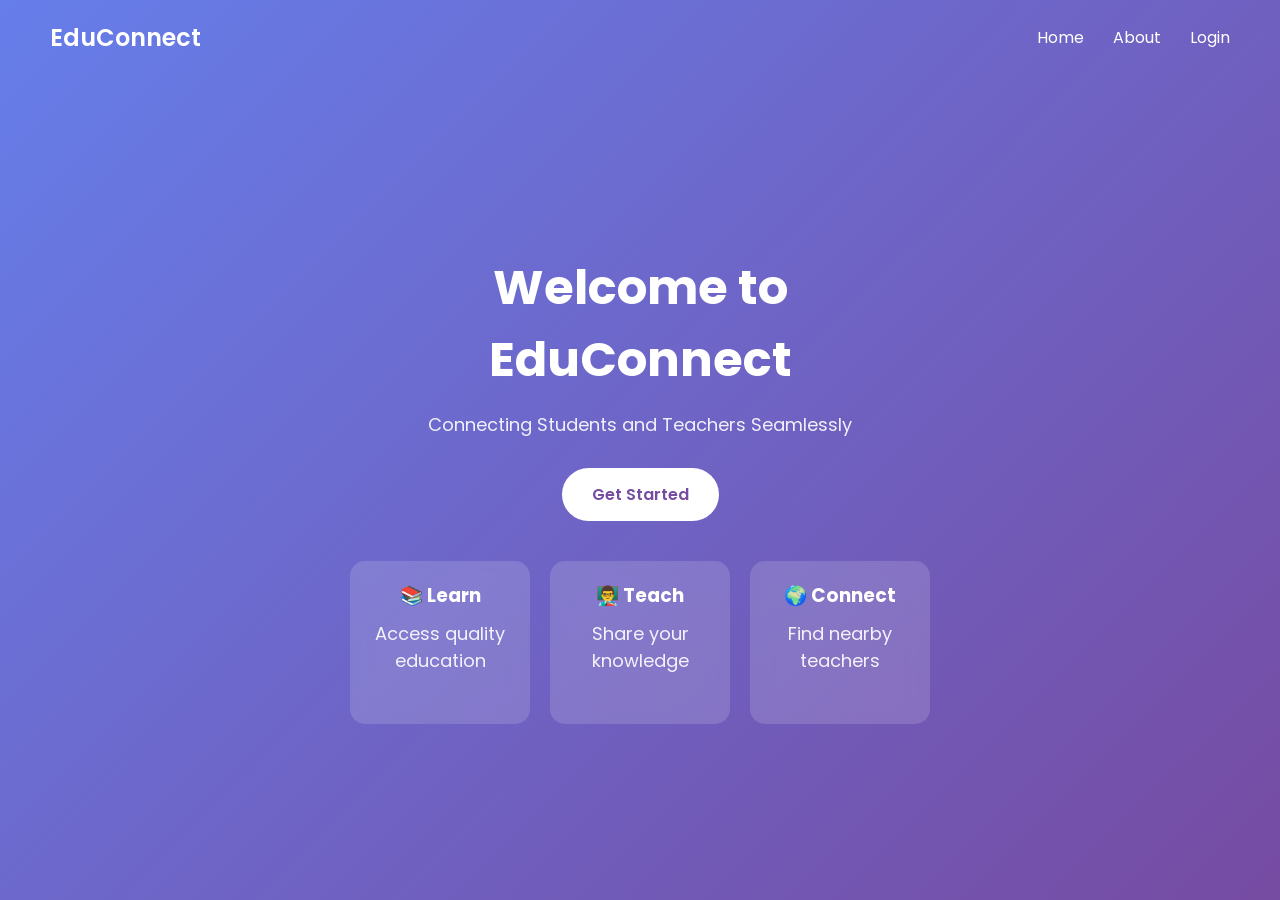
<file: index.html>
<!DOCTYPE html>
<html lang="en">
<head>
    <meta charset="UTF-8">
    <meta name="viewport" content="width=device-width, initial-scale=1.0">
    <title>EduConnect</title>

    <!-- Google Font -->
    <link href="https://fonts.googleapis.com/css2?family=Poppins:wght@300;400;600&display=swap" rel="stylesheet">

    <style>
        * {
            margin: 0;
            padding: 0;
            box-sizing: border-box;
            font-family: 'Poppins', sans-serif;
        }

        body {
            height: 100vh;
            background: linear-gradient(135deg, #667eea, #764ba2);
            display: flex;
            flex-direction: column;
        }

        /* Navbar */
        .navbar {
            display: flex;
            justify-content: space-between;
            align-items: center;
            padding: 20px 50px;
            color: white;
        }

        .logo {
            font-size: 24px;
            font-weight: 600;
        }

        .nav-links a {
            color: white;
            margin-left: 25px;
            text-decoration: none;
            font-weight: 400;
            transition: 0.3s;
        }

        .nav-links a:hover {
            opacity: 0.7;
        }

        /* Hero Section */
        .hero {
            flex: 1;
            display: flex;
            align-items: center;
            justify-content: center;
            text-align: center;
            color: white;
            padding: 20px;
        }

        .hero-content {
            max-width: 600px;
        }

        .hero h1 {
            font-size: 48px;
            margin-bottom: 15px;
        }

        .hero p {
            font-size: 18px;
            margin-bottom: 30px;
            opacity: 0.9;
        }

        .btn-main {
            background: white;
            color: #764ba2;
            padding: 14px 30px;
            border-radius: 30px;
            text-decoration: none;
            font-weight: 600;
            transition: 0.3s;
            display: inline-block;
        }

        .btn-main:hover {
            transform: translateY(-3px);
            box-shadow: 0 8px 20px rgba(0,0,0,0.2);
        }

        /* Optional feature cards */
        .features {
            display: flex;
            justify-content: center;
            gap: 20px;
            margin-top: 40px;
            flex-wrap: wrap;
        }

        .card {
            background: rgba(255, 255, 255, 0.15);
            padding: 20px;
            border-radius: 15px;
            width: 180px;
            backdrop-filter: blur(10px);
        }

        .card h3 {
            margin-bottom: 10px;
        }
    </style>
</head>

<body>

<!-- Navbar -->
<div class="navbar">
    <div class="logo">EduConnect</div>
    <div class="nav-links">
        <a href="#">Home</a>
        <a href="#">About</a>
        <a href="login.html">Login</a>
    </div>
</div>

<!-- Hero Section -->
<section class="hero">
    <div class="hero-content">
        <h1>Welcome to EduConnect</h1>
        <p>Connecting Students and Teachers Seamlessly</p>

        <a href="login.html" class="btn-main">Get Started</a>

        <!-- Feature Cards -->
        <div class="features">
            <div class="card">
                <h3>📚 Learn</h3>
                <p>Access quality education</p>
            </div>

            <div class="card">
                <h3>👨‍🏫 Teach</h3>
                <p>Share your knowledge</p>
            </div>

            <div class="card">
                <h3>🌍 Connect</h3>
                <p>Find nearby teachers</p>
            </div>
        </div>
    </div>
</section>

</body>
</html>
</file>
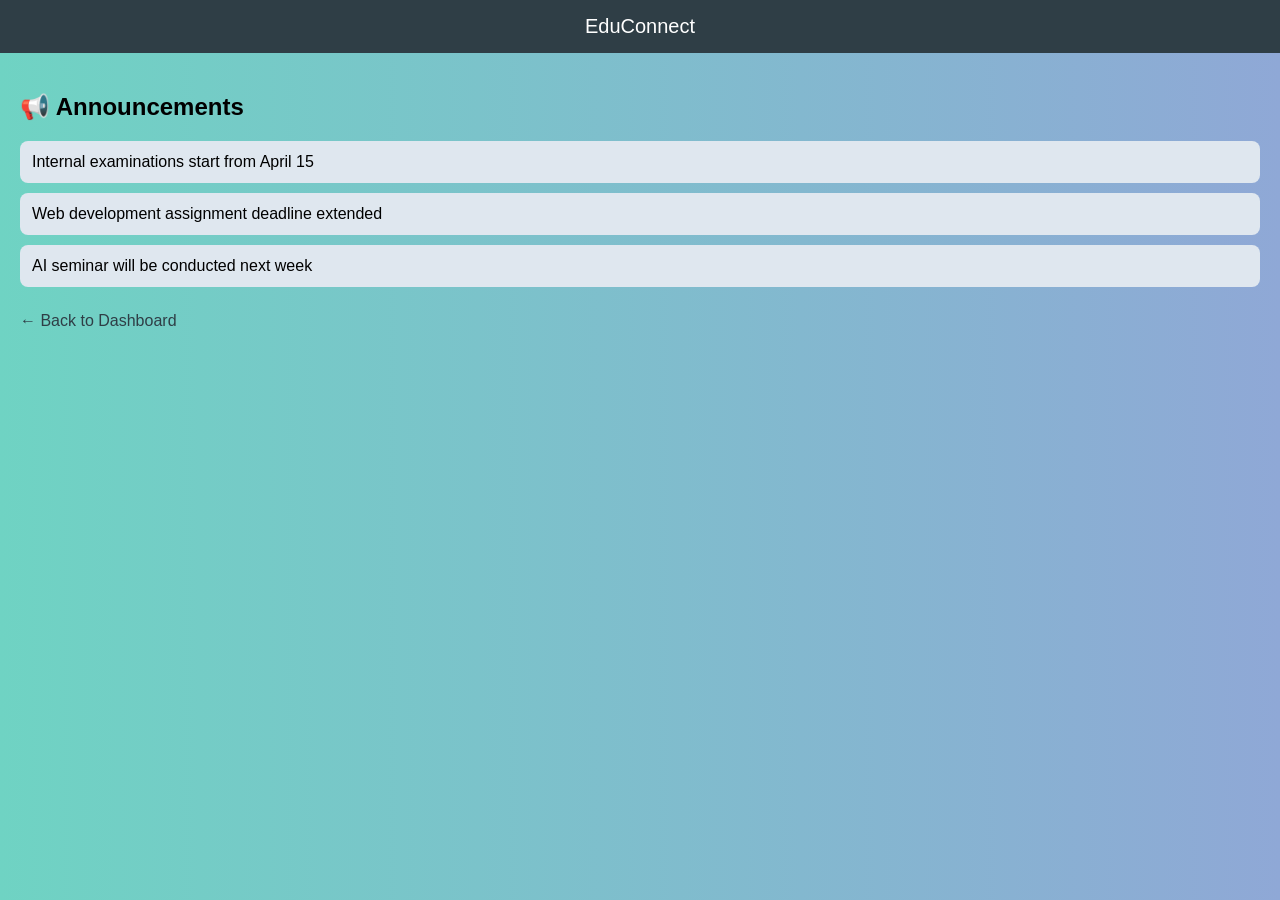
<file: announcement.html>
<!DOCTYPE html>
<html lang="en">
<head>
<meta charset="UTF-8">
<meta name="viewport" content="width=device-width, initial-scale=1.0">
<title>Announcements</title>

<style>
body {
    margin: 0;
    font-family: Arial, sans-serif;
    background: linear-gradient(to right, #6fd3c3, #8fa8d6);
}

.header {
    background: #2f3e46;
    color: white;
    text-align: center;
    padding: 15px;
    font-size: 20px;
}

.container {
    padding: 20px;
}

.announcement-box {
    background: #dfe7ef;
    padding: 12px;
    margin: 10px 0;
    border-radius: 8px;
}

.back-link {
    margin-top: 15px;
    display: inline-block;
    color: #2f3e46;
    text-decoration: none;
}
</style>

</head>
<body>

<div class="header">EduConnect</div>

<div class="container">
    <h2>📢 Announcements</h2>

    <div class="announcement-box">Internal examinations start from April 15</div>
    <div class="announcement-box">Web development assignment deadline extended</div>
    <div class="announcement-box">AI seminar will be conducted next week</div>

    <a href="index.html" class="back-link">← Back to Dashboard</a>
</div>

</body>
</html>
</file>
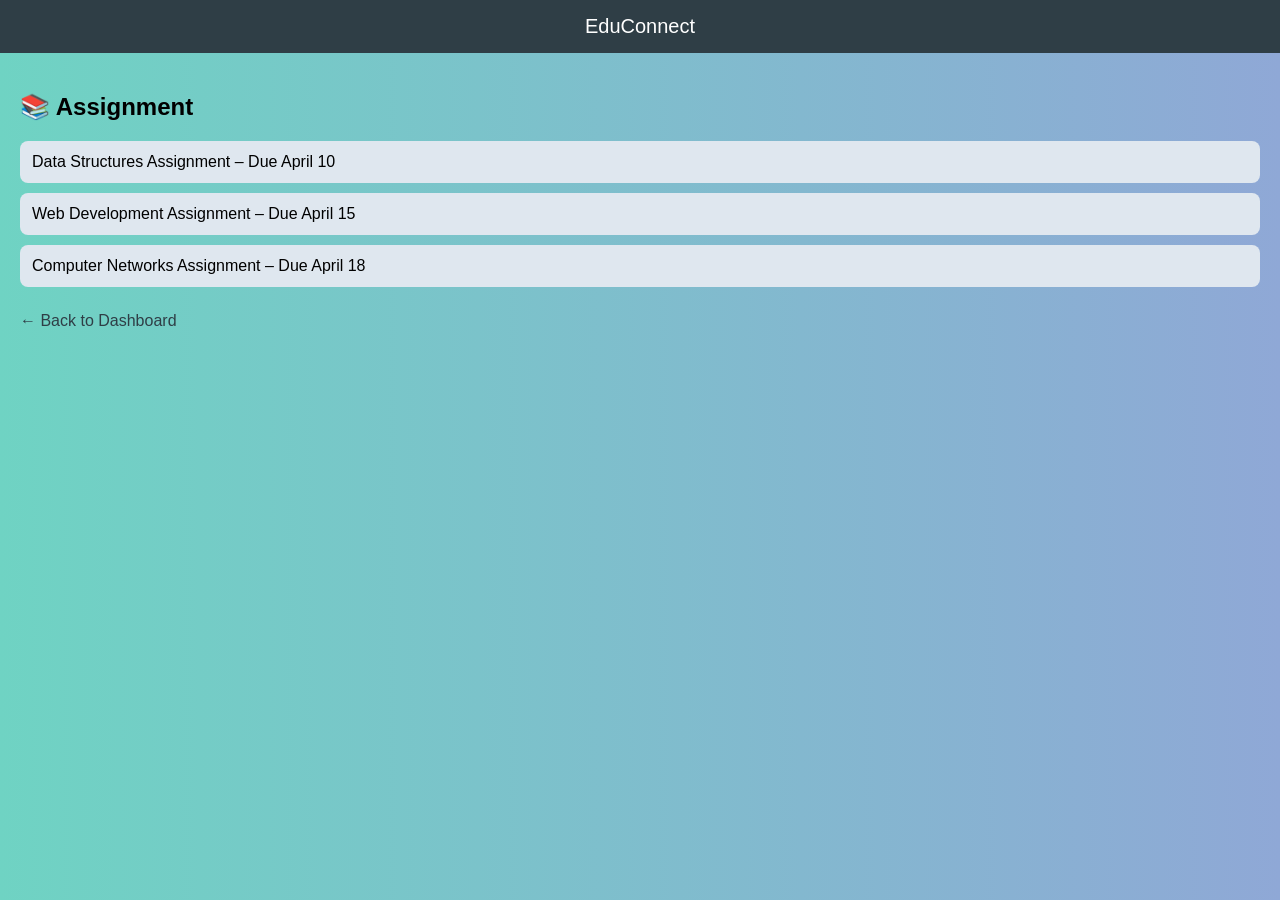
<file: assignment.html>
<!-- ================= ASSIGNMENT PAGE ================= -->

<!DOCTYPE html>
<html lang="en">
<head>
<meta charset="UTF-8">
<meta name="viewport" content="width=device-width, initial-scale=1.0">
<title>Assignments</title>
<style>
body {
    margin: 0;
    font-family: Arial, sans-serif;
    background: linear-gradient(to right, #6fd3c3, #8fa8d6);
}

.header {
    background: #2f3e46;
    color: white;
    text-align: center;
    padding: 15px;
    font-size: 20px;
}

.container {
    padding: 20px;
}

.assignment-box {
    background: #dfe7ef;
    padding: 12px;
    margin: 10px 0;
    border-radius: 8px;
}

.back-link {
    margin-top: 15px;
    display: inline-block;
    color: #2f3e46;
    text-decoration: none;
}
</style>
</head>
<body>

<div class="header">EduConnect</div>

<div class="container">
    <h2>📚 Assignment</h2>

    <div class="assignment-box">Data Structures Assignment – Due April 10</div>
    <div class="assignment-box">Web Development Assignment – Due April 15</div>
    <div class="assignment-box">Computer Networks Assignment – Due April 18</div>

    <a href="index.html" class="back-link">← Back to Dashboard</a>
</div>

</body>
</html>
</file>
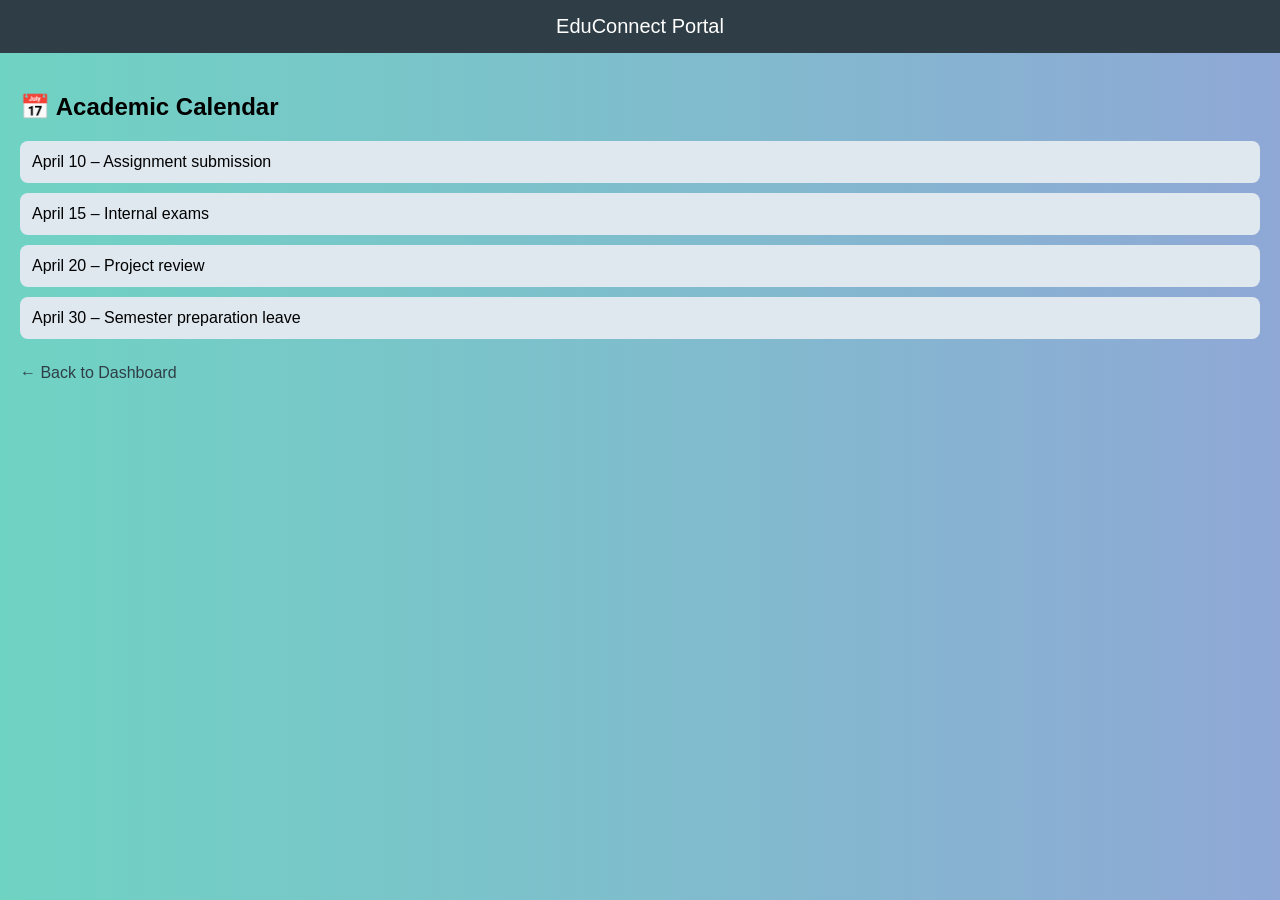
<file: calendar.html>
<!DOCTYPE html>
<html lang="en">
<head>
<meta charset="UTF-8">
<meta name="viewport" content="width=device-width, initial-scale=1.0">
<title>Academic Calendar</title>

<style>
body {
    margin: 0;
    font-family: Arial, sans-serif;
    background: linear-gradient(to right, #6fd3c3, #8fa8d6);
}

.header {
    background: #2f3e46;
    color: white;
    text-align: center;
    padding: 15px;
    font-size: 20px;
}

.container {
    padding: 20px;
}

.calendar-box {
    background: #dfe7ef;
    padding: 12px;
    margin: 10px 0;
    border-radius: 8px;
}

.back-link {
    margin-top: 15px;
    display: inline-block;
    color: #2f3e46;
    text-decoration: none;
}
</style>

</head>
<body>

<div class="header">EduConnect Portal</div>

<div class="container">
    <h2>📅 Academic Calendar</h2>

    <div class="calendar-box">April 10 – Assignment submission</div>
    <div class="calendar-box">April 15 – Internal exams</div>
    <div class="calendar-box">April 20 – Project review</div>
    <div class="calendar-box">April 30 – Semester preparation leave</div>

    <a href="index.html" class="back-link">← Back to Dashboard</a>
</div>

</body>
</html>
</file>
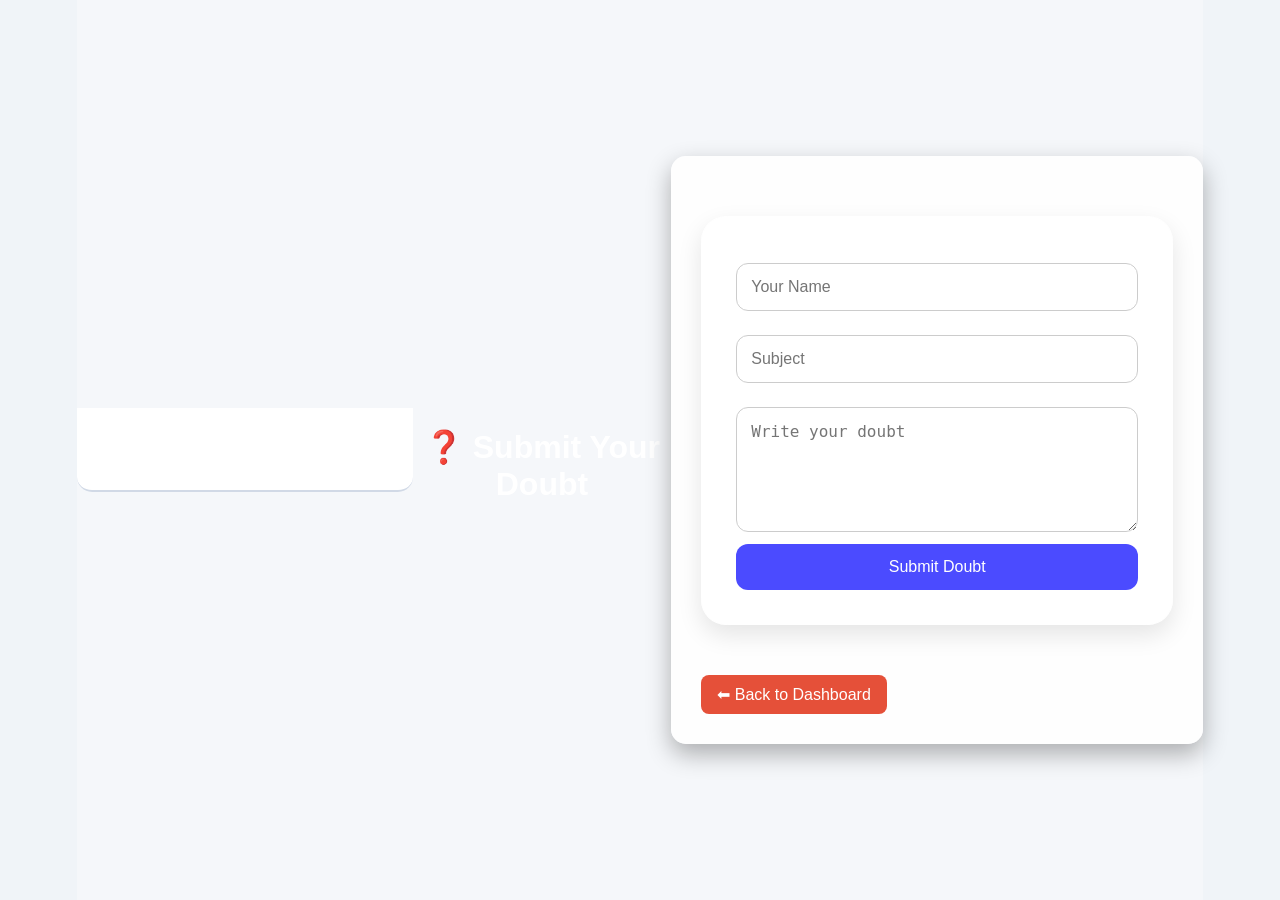
<file: doubt.html>
<!DOCTYPE html>
<html>

<head>
<title>Submit Doubt</title>
<link rel="stylesheet" href="style.css">
</head>

<body>

<div class="navbar">EduConnect Department Portal</div>

<h1 class="page-title">❓ Submit Your Doubt</h1>

<div class="card-box">

<form>

<input type="text" placeholder="Your Name">

<input type="text" placeholder="Subject">

<textarea rows="5" placeholder="Write your doubt"></textarea>

<button type="submit">Submit Doubt</button>

</form>

<a href="index.html" class="back">⬅ Back to Dashboard</a>

</div>

</body>
</html>
</file>
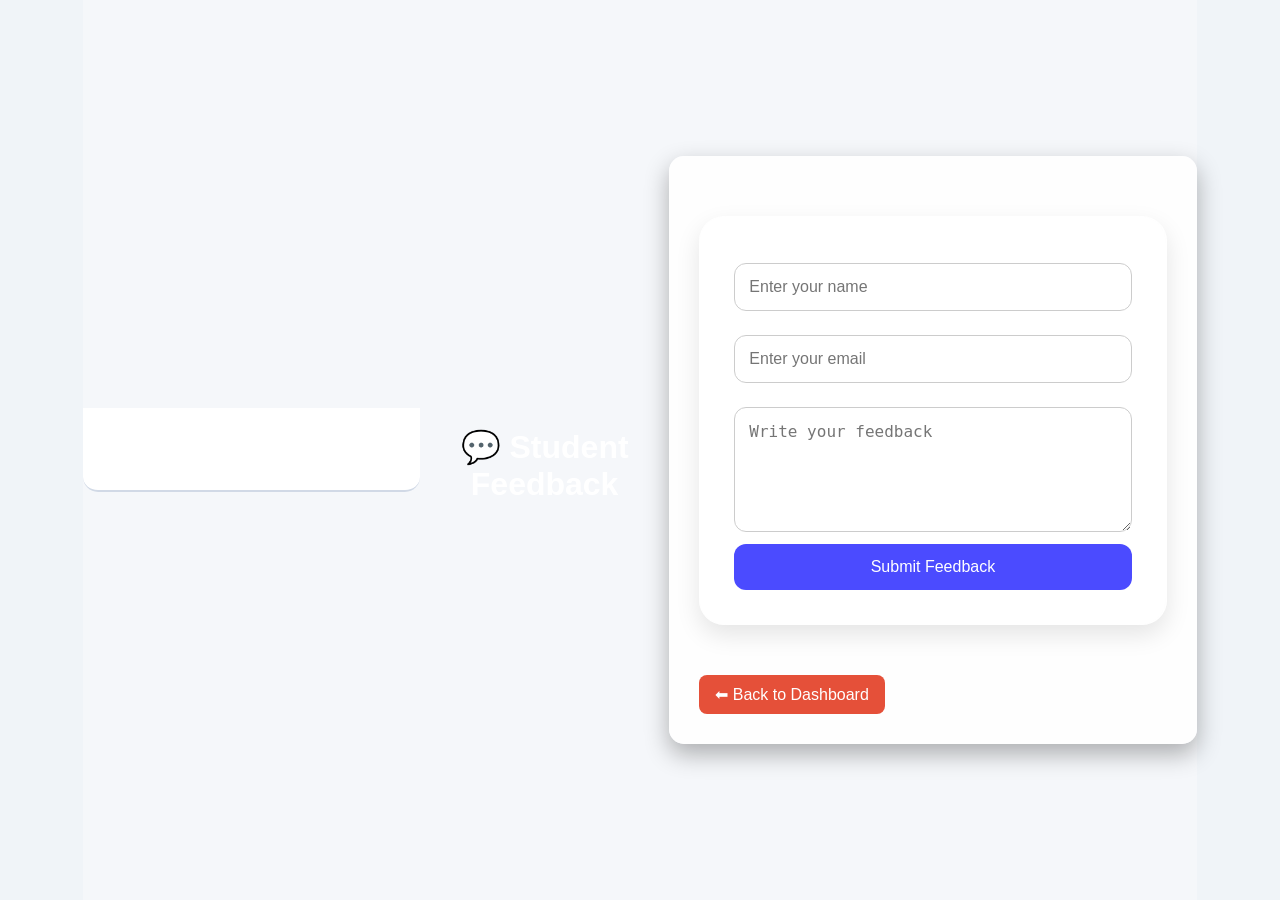
<file: feedback.html>
<!DOCTYPE html>
<html>

<head>
<title>Student Feedback</title>
<link rel="stylesheet" href="style.css">
</head>

<body>

<div class="navbar">EduConnect Department Portal</div>

<h1 class="page-title">💬 Student Feedback</h1>

<div class="card-box">

<form>

<input type="text" placeholder="Enter your name">

<input type="email" placeholder="Enter your email">

<textarea rows="5" placeholder="Write your feedback"></textarea>

<button type="submit">Submit Feedback</button>

</form>

<a href="index.html" class="back">⬅ Back to Dashboard</a>

</div>

</body>
</html>
</file>
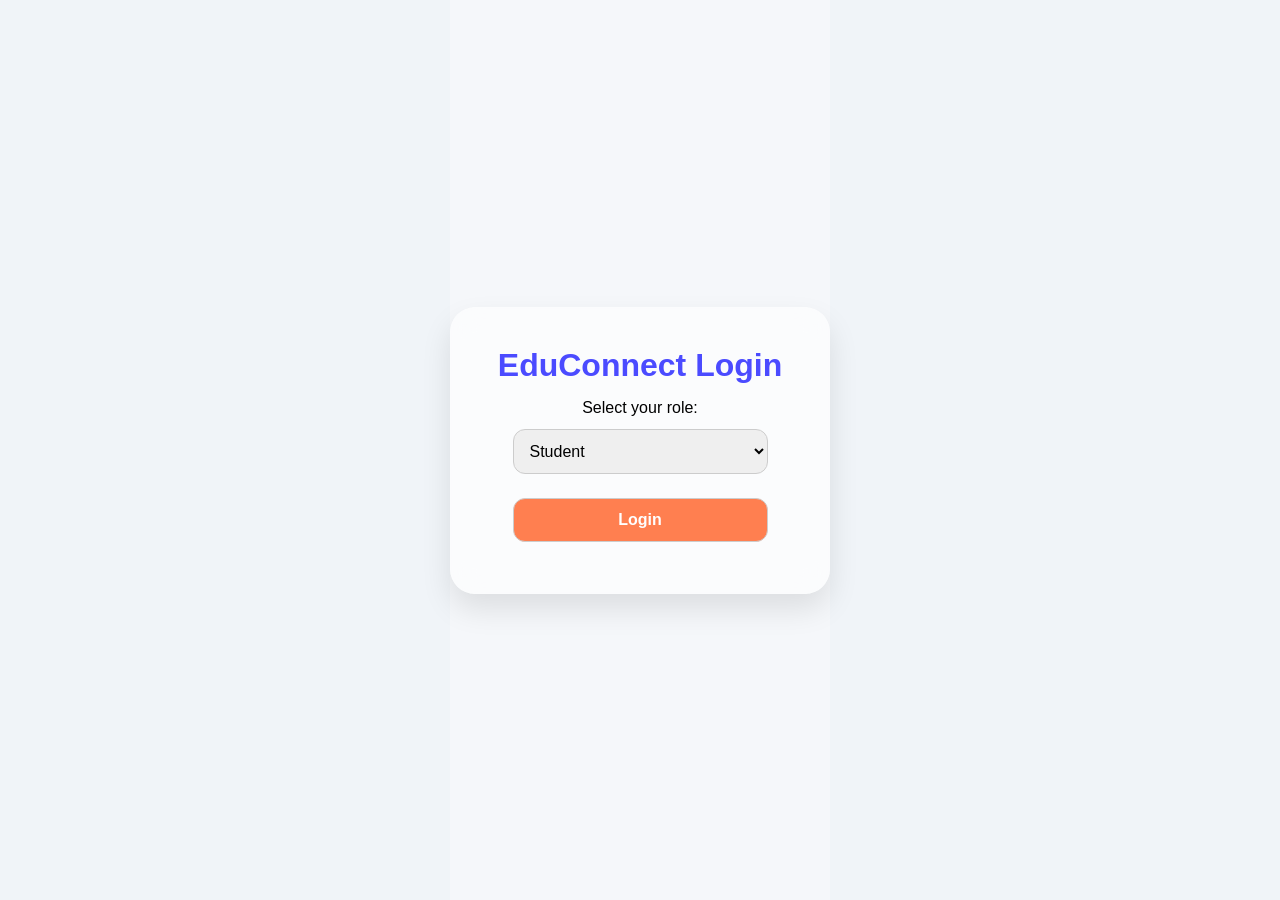
<file: login.html>
<!DOCTYPE html>
<html lang="en">
<head>
    <meta charset="UTF-8">
    <title>Login - EduConnect</title>
    <link rel="stylesheet" href="style.css">
</head>
<body>

<div class="login-card">
    <h1>EduConnect Login</h1>
    <p>Select your role:</p>
    <select id="role">
        <option value="student">Student</option>
        <option value="teacher">Teacher</option>
    </select>
    <button onclick="goToDashboard()">Login</button>
</div>

<script>
function goToDashboard() {
    const role = document.getElementById("role").value;
    if(role === "student") window.location.href="student_dashboard.html";
    else window.location.href="teacher_dashboard.html";
}
</script>

</body>
</html>
</file>
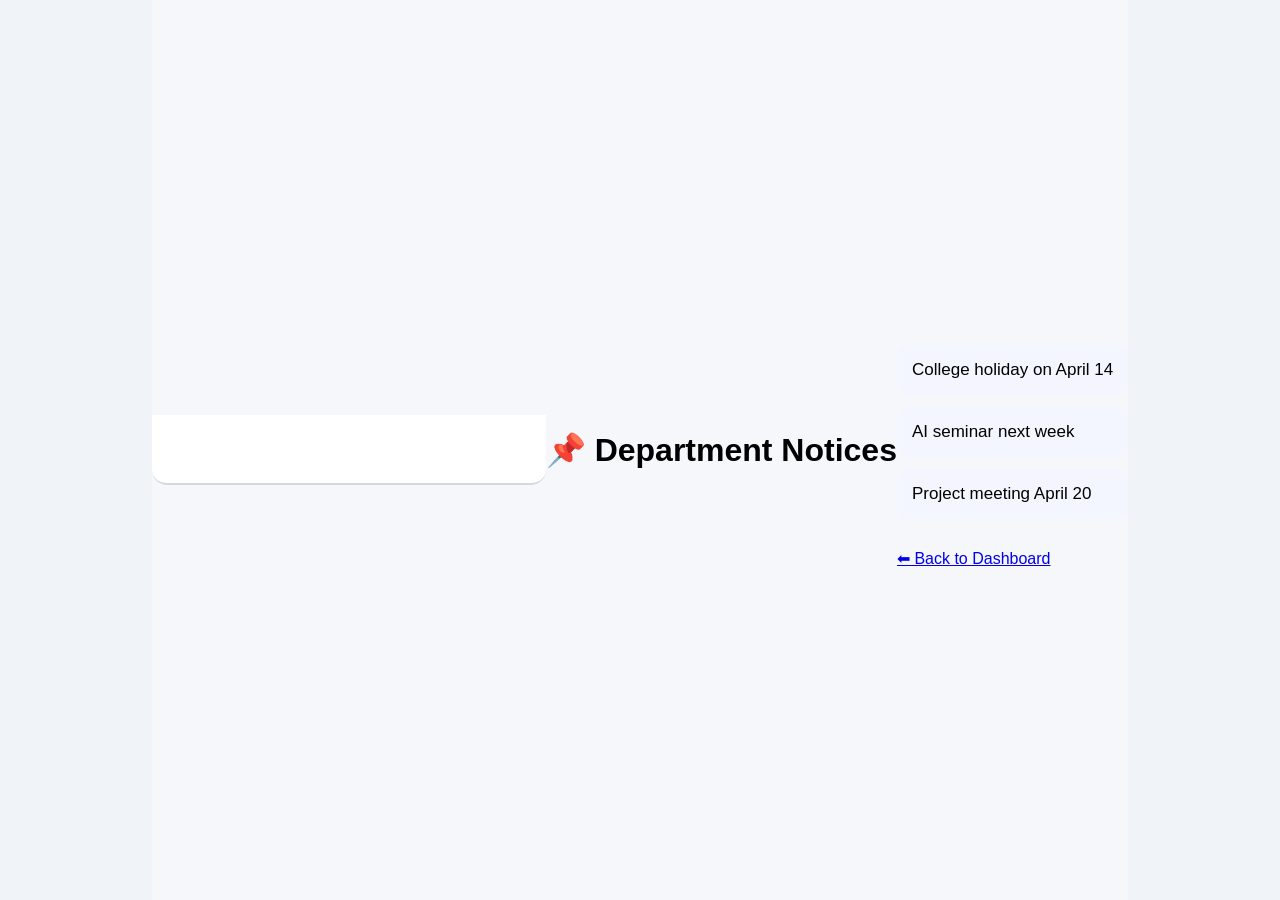
<file: notices.html>
<!DOCTYPE html>
<html>

<head>
<title>Department Notices</title>
<link rel="stylesheet" href="style.css">
</head>

<body>

<div class="navbar">
<h2>EduConnect Portal</h2>
</div>

<h1>📌 Department Notices</h1>

<div class="content">

<ul>
<li>College holiday on April 14</li>
<li>AI seminar next week</li>
<li>Project meeting April 20</li>
</ul>

<br>

<a href="index.html">⬅ Back to Dashboard</a>

</div>

</body>
</html>
</file>
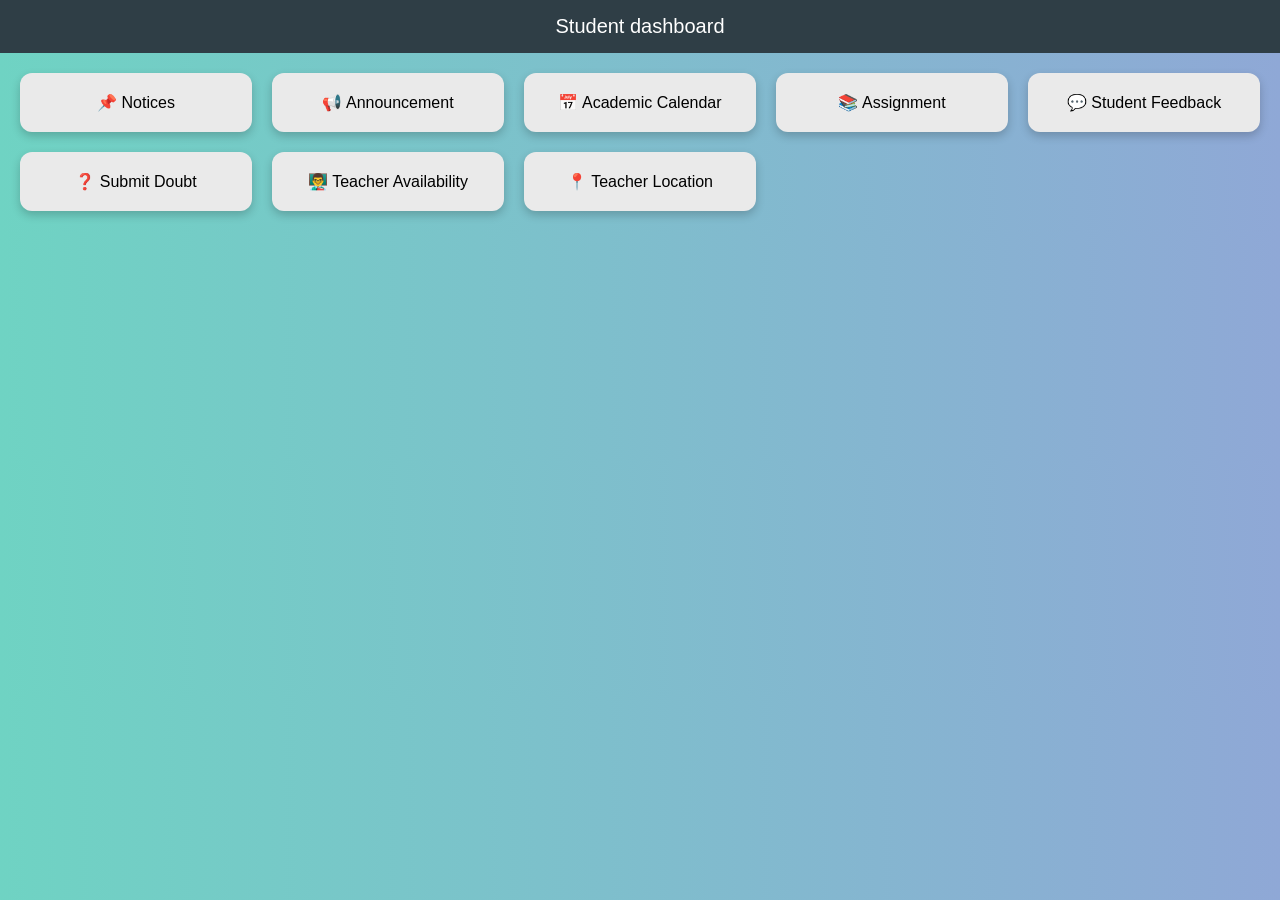
<file: student_dashboard.html>
<!DOCTYPE html>
<html lang="en">
<head>
<meta charset="UTF-8">
<meta name="viewport" content="width=device-width, initial-scale=1.0">
<title>EduConnect</title>
<style>
body {
    margin: 0;
    font-family: Arial, sans-serif;
    background: linear-gradient(to right, #6fd3c3, #8fa8d6);
}

.header {
    background: #2f3e46;
    color: white;
    text-align: center;
    padding: 15px;
    font-size: 20px;
}

.container {
    padding: 20px;
}

/* Dashboard */
.dashboard {
    display: grid;
    grid-template-columns: repeat(auto-fit, minmax(200px, 1fr));
    gap: 20px;
}

.card {
    background: #eaeaea;
    padding: 20px;
    border-radius: 12px;
    text-align: center;
    box-shadow: 0 4px 10px rgba(0,0,0,0.2);
    cursor: pointer;
    transition: 0.3s;
}

.card:hover {
    transform: translateY(-5px);
}

/* Assignment Page */
.assignment-box {
    background: #dfe7ef;
    padding: 12px;
    margin: 10px 0;
    border-radius: 8px;
}

.back-link {
    margin-top: 15px;
    display: inline-block;
    color: #2f3e46;
    text-decoration: none;
}

.hidden {
    display: none;
}
</style>
</head>
<body>

<div class="header">Student dashboard</div>

<div class="container">

    <!-- Dashboard -->
    <div id="dashboard" class="dashboard">
        <div class="card" onclick="showAssignments()">📌 Notices</div>
        <div class="card">📢 Announcement</div>
        <div class="card">📅 Academic Calendar</div>
        <div class="card" onclick="showAssignments()">📚 Assignment</div>
        <div class="card">💬 Student Feedback</div>
        <div class="card">❓ Submit Doubt</div>
        <div class="card">👨‍🏫 Teacher Availability</div>
        <div class="card">📍 Teacher Location</div>
    </div>

    

</body>
</html>
</file>
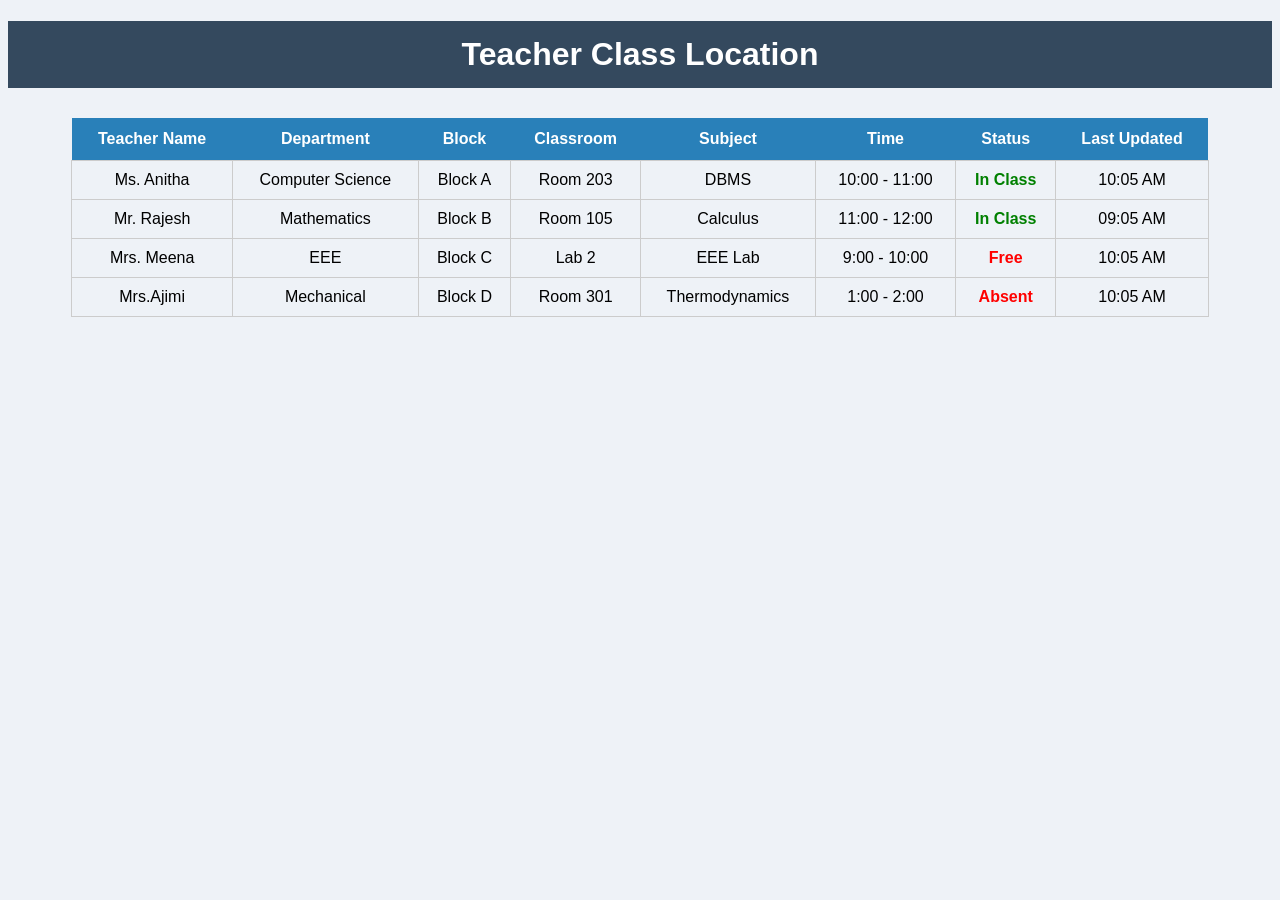
<file: teachers_location.html>
<!DOCTYPE html>
<html>
<head>
<title>Teacher Class Location - EduConnect</title>

<style>

body {
    font-family: Arial;
    background-color: #eef2f7;
    text-align: center;
}

h1 {
    background-color: #34495e;
    color: white;
    padding: 15px;
}

table {
    margin: auto;
    margin-top: 30px;
    border-collapse: collapse;
    width: 90%;
}

th {
    background-color: #2980b9;
    color: white;
    padding: 12px;
}

td {
    padding: 10px;
    border: 1px solid #ccc;
}

.inclass {
    color: green;
    font-weight: bold;
}

.free {
    color: red;
    font-weight: bold;
}

</style>
</head>

<body>

<h1>Teacher Class Location</h1>

<table>

<tr>
<th>Teacher Name</th>
<th>Department</th>
<th>Block</th>
<th>Classroom</th>
<th>Subject</th>
<th>Time</th>
<th>Status</th>
<th>Last Updated</th>
</tr>

<tr>
<td>Ms. Anitha</td>
<td>Computer Science</td>
<td>Block A</td>
<td>Room 203</td>
<td>DBMS</td>
<td>10:00 - 11:00</td>
<td class="inclass">In Class</td>
<td>10:05 AM</td>
</tr>

<tr>
<td>Mr. Rajesh</td>
<td>Mathematics</td>
<td>Block B</td>
<td>Room 105</td>
<td>Calculus</td>
<td>11:00 - 12:00</td>
<td class="inclass">In Class</td>
<td>09:05 AM</td>
</tr>

<tr>
<td>Mrs. Meena</td>
<td>EEE</td>
<td>Block C</td>
<td>Lab 2</td>
<td>EEE Lab</td>
<td>9:00 - 10:00</td>
<td class="free">Free</td>
<td>10:05 AM</td>
</tr>
<tr> 
    <td>Mrs.Ajimi</td>
    <td>Mechanical</td>
    <td>Block D</td>
    <td>Room 301</td>
    <td>Thermodynamics</td>
    <td>1:00 - 2:00</td>
    <td class="free">Absent</td>
    <td>10:05 AM</td>
</tr>
</table>

</body>
</html>
</file>
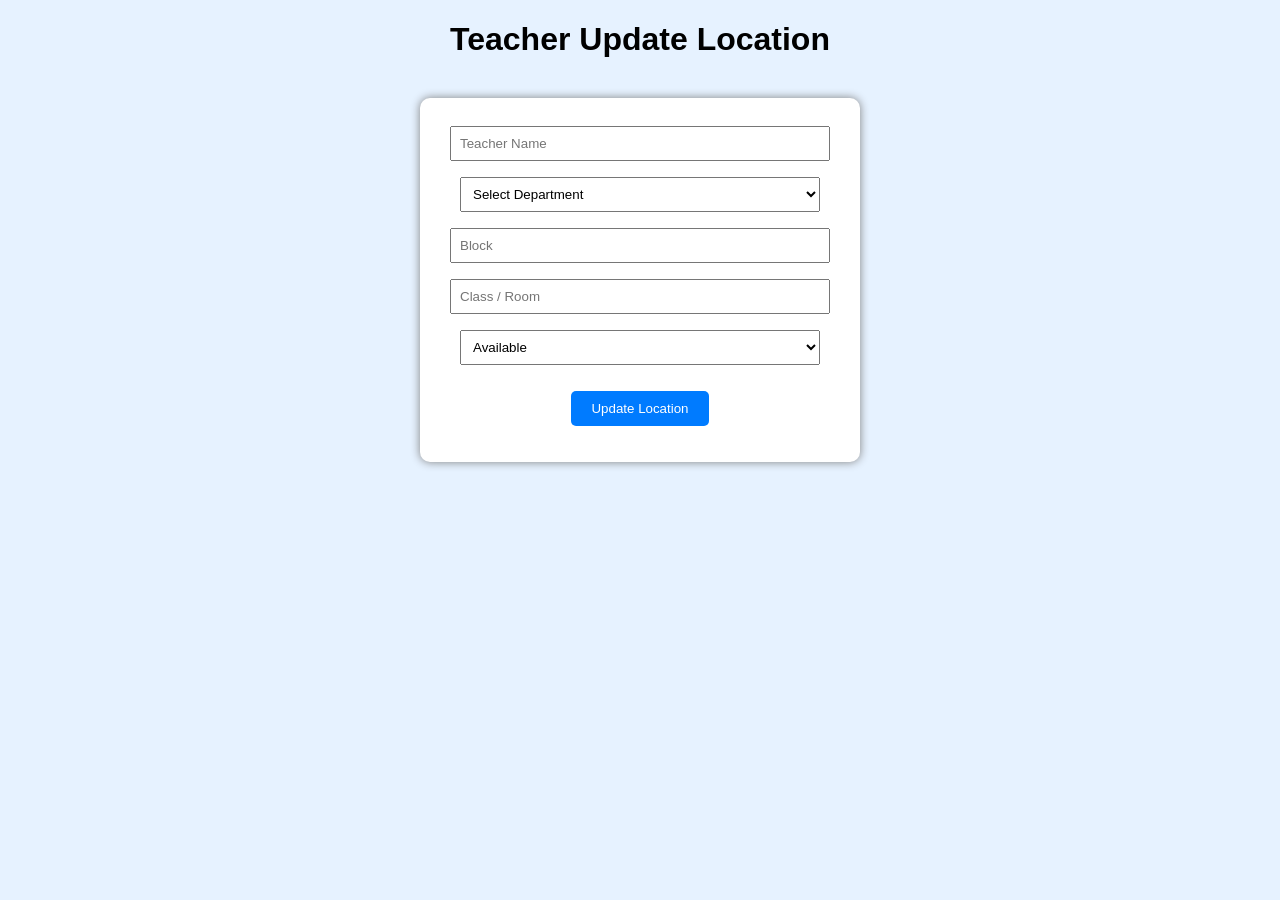
<file: update_teacher.html>
<!DOCTYPE html>
<html>
<head>
    <title>Update Teacher Location - EduConnect</title>

    <style>
        body {
            font-family: Arial;
            background-color: #e6f2ff;
            text-align: center;
        }

        .container {
            width: 400px;
            margin: 40px auto;
            padding: 20px;
            background-color: white;
            border-radius: 10px;
            box-shadow: 0 0 10px gray;
        }

        input, select {
            width: 90%;
            padding: 8px;
            margin: 8px;
        }

        button {
            background-color: #007bff;
            color: white;
            padding: 10px 20px;
            border: none;
            border-radius: 5px;
        }

        button:hover {
            background-color: #0056b3;
        }

        #time {
            margin-top: 15px;
            color: green;
            font-weight: bold;
        }
    </style>

    <script>
        function updateDetails() {
            var now = new Date();
            document.getElementById("time").innerHTML =
                "Last Updated: " + now.toLocaleString();
        }
    </script>

</head>

<body>

    <h1>Teacher Update Location</h1>

    <div class="container">

        <form>

            <input type="text" placeholder="Teacher Name" required>

            <select required>
                <option value="">Select Department</option>
                <option>Computer Science</option>
                <option>Electronics</option>
                <option>Mechanical</option>
                <option>Civil</option>
            </select>

            <input type="text" placeholder="Block">

            <input type="text" placeholder="Class / Room">

            <select>
                <option>Available</option>
                <option>Busy</option>
                <option>Not Available</option>
            </select>

            <br><br>

            <button type="button" onclick="updateDetails()">
                Update Location
            </button>

        </form>

        <p id="time"></p>

    </div>

</body>
</html>
</file>
<file: style.css>
body{
font-family: 'Segoe UI', sans-serif;
margin:0;
background:linear-gradient(135deg,#74ebd5,#9face6);
min-height:100vh;
}



.navbar{
background:rgba(0,0,0,0.6);
color:white;
padding:18px;
text-align:center;
font-size:22px;
letter-spacing:1px;
}

/* Page title */

.page-title{
text-align:center;
color:white;
margin-top:30px;
font-size:32px;
}

/* Card container */

.card-box{
width:60%;
margin:40px auto;
background:rgba(255,255,255,0.9);
padding:30px;
border-radius:15px;
box-shadow:0 10px 25px rgba(0,0,0,0.3);
}

/* List items */.menu-container{
display:grid;
grid-template-columns: repeat(auto-fit, minmax(200px,1fr));
gap:20px;
margin-top:40px;
padding:20px;
}

.menu-card{
background:white;
padding:20px;
text-align:center;
font-size:18px;
font-weight:bold;
border-radius:10px;
text-decoration:none;
color:black;
box-shadow:0 4px 10px rgba(0,0,0,0.2);
transition:0.3s;
}

.menu-card:hover{
background:#4CAF50;
color:white;
transform:scale(1.05);
}

ul{
list-style:none;
padding:0;
}

ul li{
background:#f4f6ff;
margin:12px 0;
padding:15px;
border-radius:10px;
font-size:17px;
transition:0.3s;
}

ul li:hover{
background:#dfe6ff;
transform:scale(1.02);
}

/* Forms */

form{
display:flex;
flex-direction:column;
}

input,textarea{
padding:12px;
margin:8px 0;
border-radius:8px;
border:1px solid #ccc;
font-size:15px;
}

button{
padding:12px;
background:#4a69bd;
color:white;
border:none;
border-radius:8px;
font-size:16px;
cursor:pointer;
transition:0.3s;
}

button:hover{
background:#1e3799;
}

/* Back button */

.back{
display:inline-block;
margin-top:20px;
text-decoration:none;
background:#e55039;
color:white;
padding:10px 16px;
border-radius:8px;
transition:0.3s;
}

.back:hover{
background:#b71540;
}
/* ================= General Reset ================= */
body, html {
    margin: 0;
    padding: 0;
    font-family: 'Segoe UI', sans-serif;
    min-height: 100vh;
    display: flex;
    justify-content: center;  /* center horizontally */
    align-items: center;      /* center vertically */
    background: #f0f4f8;
}

/* ================= Navbar ================= */
.navbar {
    display: flex;
    justify-content: space-between;
    align-items: center;
    padding: 15px 50px;
    background: rgba(255, 255, 255, 0.8);
    backdrop-filter: blur(10px);
    border-bottom: 2px solid #d1d9e6;
    border-radius: 0 0 15px 15px;
    position: sticky;
    top: 0;
    z-index: 100;
}

.navbar .logo {
    font-size: 26px;
    font-weight: bold;
    color: #4b4bff;
}

.navbar .nav-links {
    list-style: none;
    display: flex;
    gap: 25px;
}

.navbar .nav-links li a {
    color: #4b4bff;
    text-decoration: none;
    font-weight: 500;
    transition: 0.3s;
}

.navbar .nav-links li a:hover {
    color: #ff7f50;
}

/* ================= Login Card ================= */
.login-card {
    width: 380px;
    padding: 40px;
    background: rgba(255,255,255,0.6);
    backdrop-filter: blur(15px);
    border-radius: 25px;
    box-shadow: 0 15px 30px rgba(0,0,0,0.1);
    text-align: center;
}

.login-card h1 {
    color: #4b4bff;
    margin-bottom: 15px;
}

.login-card select, .login-card input, .login-card button {
    width: 85%;
    padding: 12px;
    margin: 12px 0;
    border-radius: 12px;
    border: 1px solid #ccc;
    font-size: 16px;
}

.login-card button {
    background: #ff7f50;
    color: white;
    font-weight: bold;
    cursor: pointer;
    transition: 0.3s;
}

.login-card button:hover {
    background: #ff6347;
    transform: translateY(-2px);
}

/* ================= Dashboard Container ================= */
.dashboard-container {
    display: grid;
    grid-template-columns: repeat(auto-fit, minmax(200px, 1fr));
    gap: 25px;
    width: 90%;
    max-width: 1000px;
}

/* ================= Dashboard Cards ================= */
.card {
    background: rgba(255,255,255,0.7);
    backdrop-filter: blur(10px);
    padding: 50px 20px;
    text-align: center;
    font-size: 18px;
    font-weight: 500;
    border-radius: 25px;
    box-shadow: 0 10px 25px rgba(0,0,0,0.1);
    cursor: pointer;
    transition: 0.4s;
}

.card:hover {
    background: #4b4bff;
    color: white;
    transform: translateY(-5px);
    box-shadow: 0 15px 30px rgba(0,0,0,0.2);
}

/* ================= Forms (Teacher Update) ================= */
form {
    max-width: 500px;
    margin: 30px auto;
    padding: 35px;
    background: rgba(255,255,255,0.6);
    backdrop-filter: blur(15px);
    border-radius: 25px;
    box-shadow: 0 10px 25px rgba(0,0,0,0.1);
}

form input, form select, form textarea {
    width: 100%;
    padding: 14px;
    margin: 12px 0;
    border-radius: 12px;
    border: 1px solid #ccc;
    font-size: 16px;
}

form button {
    background: #4b4bff;
    color: white;
    padding: 14px 25px;
    border: none;
    border-radius: 12px;
    font-size: 16px;
    cursor: pointer;
    transition: 0.3s;
}

form button:hover {
    background: #6a5af9;
    transform: translateY(-2px);
}

/* ================= Tables (Teacher Location) ================= */
table {
    width: 100%;
    border-collapse: collapse;
    border-radius: 15px;
    overflow: hidden;
    box-shadow: 0 8px 20px rgba(0,0,0,0.1);
}

th, td {
    padding: 15px;
    text-align: left;
}

th {
    background-color: #4b4bff;
    color: white;
}

tr:nth-child(even) {
    background-color: rgba(255,255,255,0.6);
}

/* ================= Responsive ================= */
@media screen and (max-width: 768px){
    .dashboard-container {
        grid-template-columns: 1fr;
    }

    .navbar {
        flex-direction: column;
        gap: 10px;
    }
}
/* 1. RESET (top) */
* {
    margin: 0;
    padding: 0;
    box-sizing: border-box;
}

/* 2. BODY */
body {
    font-family: Arial, sans-serif;
    background: #f5f7fa;
}

/* 3. NAVBAR */
.navbar {
    display: flex;
    justify-content: space-between;
    align-items: center;
    padding: 15px 40px;
    background: white;
}

/* 4. HERO SECTION */
.hero {
    padding-top: 40px; /* important */
}

/* 5. HERO CONTENT */
.hero-content {
    text-align: center;
    margin-top: 40px;
}

/* 6. TEXT + BUTTON */
.hero-content h1 {
    font-size: 36px;
}

.hero-content p {
    margin: 10px 0 20px;
}

.btn-main {
    padding: 10px 20px;
    background: blue;
    color: white;
    text-decoration: none;
}
</file>
